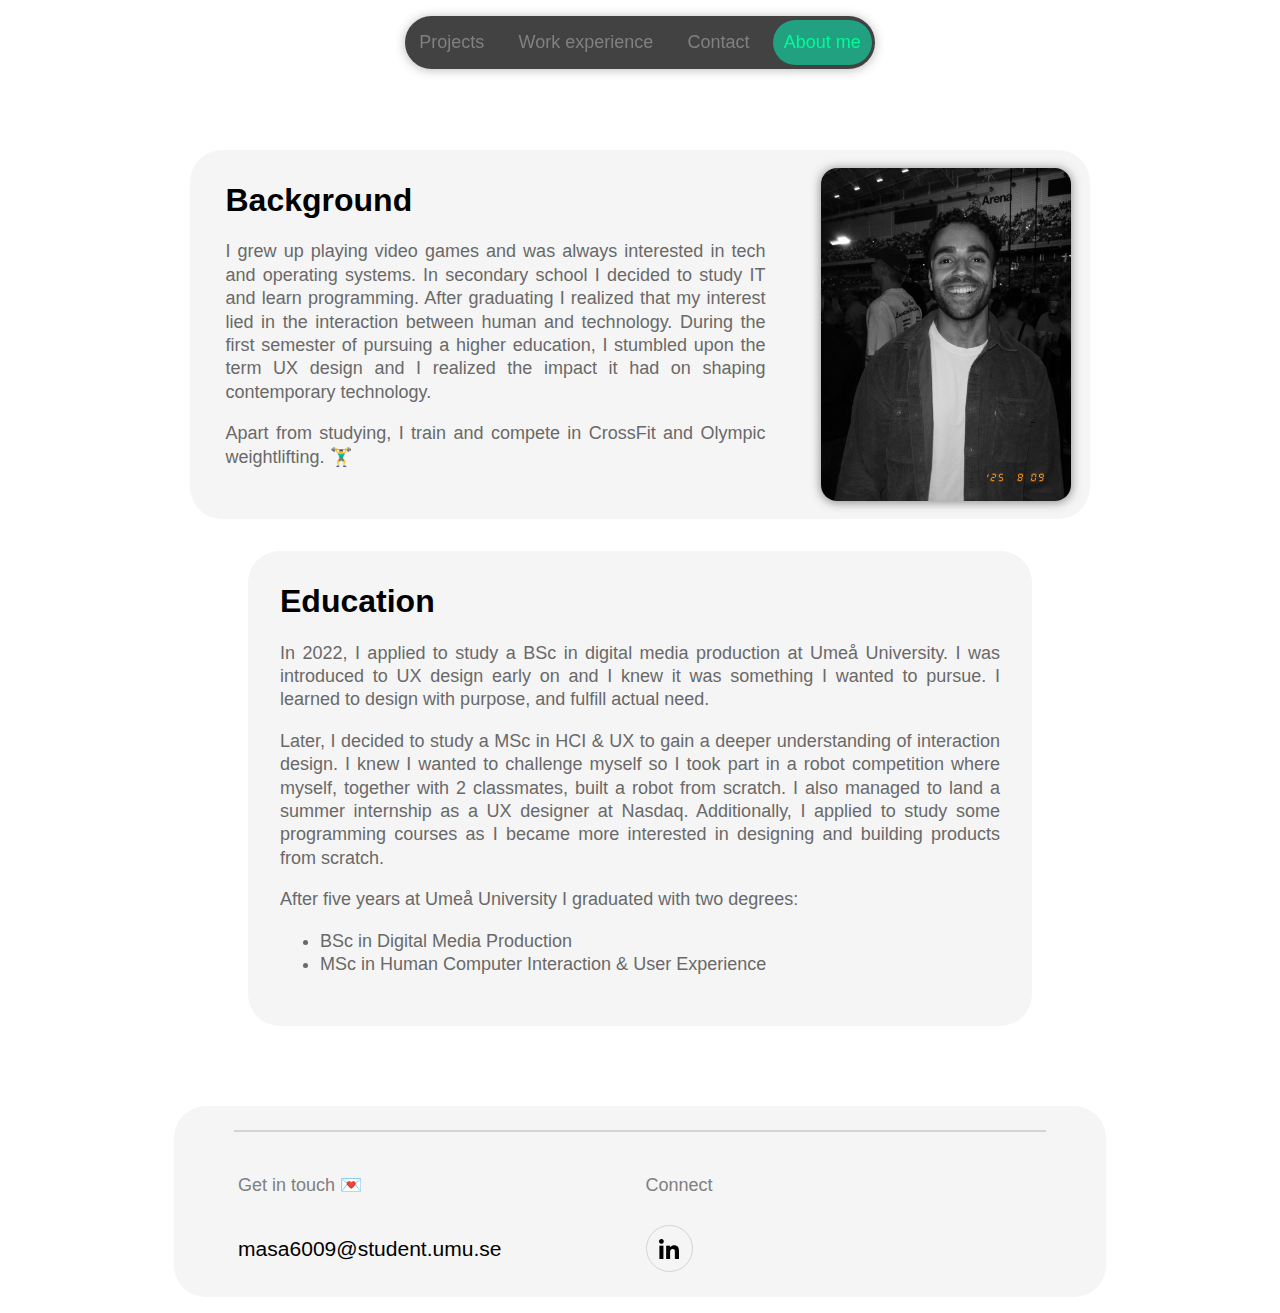
<file: Portfolio/about.html>
<!doctype html>
<html lang="en">
<link rel="stylesheet" href="style.css">
<head>
    <meta charset="UTF-8">
    <meta name="viewport"
          content="width=device-width, user-scalable=no, initial-scale=1.0, maximum-scale=1.0, minimum-scale=1.0">
    <link rel="icon" type="image/favicon" href="/Portfolio/Other/folder.png">
    <link rel="preconnect" href="https://fonts.googleapis.com">
    <link rel="preconnect" href="https://fonts.gstatic.com" crossorigin>
    <link href="https://fonts.googleapis.com/css2?family=Dosis:wght@200..800&family=Fjalla+One&family=Inter:ital,opsz,wght@0,14..32,100..900;1,14..32,100..900&family=JetBrains+Mono:ital,wght@0,100..800;1,100..800&family=Lora:ital,wght@0,400..700;1,400..700&family=Roboto:ital,wght@0,100..900;1,100..900&display=swap"
          rel="stylesheet">
    <title>Mahmoud Saleh</title>
</head>
<body>

<nav>
    <div>
        <a href="index.html">Projects</a>
        <a href="workExperience.html">Work experience</a>
        <a href="contact.html">Contact</a>
        <a class="active" href="about.html">About me</a>
    </div>
</nav>

<main>
    <div class="wide-container">
        <div class="text-container2">
            <h1>Background</h1>
            <p>
                I grew up playing video games and was always interested in tech and operating systems. In secondary
                school
                I decided to study IT and learn programming. After graduating I realized that my interest lied in the
                interaction between human and technology. During the first semester of pursuing a higher education, I
                stumbled upon the term UX design and I realized the impact it had on shaping contemporary technology.
            </p>
            <p>
                Apart from studying, I train and compete in CrossFit and Olympic weightlifting. 🏋️‍♂️
            </p>
        </div>

        <div class="img-container">
            <img src="/Portfolio/Images/DSCF0807.JPG.JPG" alt="Mahmoud Saleh">
        </div>

    </div>

    <div class="narrow-container">
        <h1>Education</h1>
        <p>
            In 2022, I applied to study a BSc in digital media production at Umeå University. I was introduced to UX
            design early on and I
            knew it was something I wanted to pursue. I learned to design with
            purpose, and fulfill actual need.
        </p>
        <p>
            Later, I decided to study a MSc in HCI & UX to gain a deeper understanding of
            interaction design. I knew I wanted to challenge myself so I took part in a robot competition where
            myself, together with 2 classmates, built a robot from scratch.
            I also managed to land a summer internship as a UX designer at Nasdaq. Additionally, I applied to study
            some programming courses as I became more interested in designing and building products from scratch.
        </p>
        <p>
            After five years at Umeå University I graduated with two degrees:
        </p>
        <ul>
            <li>BSc in Digital Media Production</li>
            <li>MSc in Human Computer Interaction & User Experience</li>

        </ul>
    </div>
</main>

<footer>
    <hr>
    <div class="get-in-touch">
        <p>Get in touch 💌</p>
        <a href="mailto:masa6009@student.umu.se "><h3>masa6009@student.umu.se</h3></a>
    </div>
    <div class="connect">
        <p>Connect</p>
        <a href="https://www.linkedin.com/in/mahmoudsaleh97/"><img src="/Portfolio/Other/linkedin.png" alt="LinkedIn icon"></a>
    </div>
</footer>

</body>
</html>
</file>
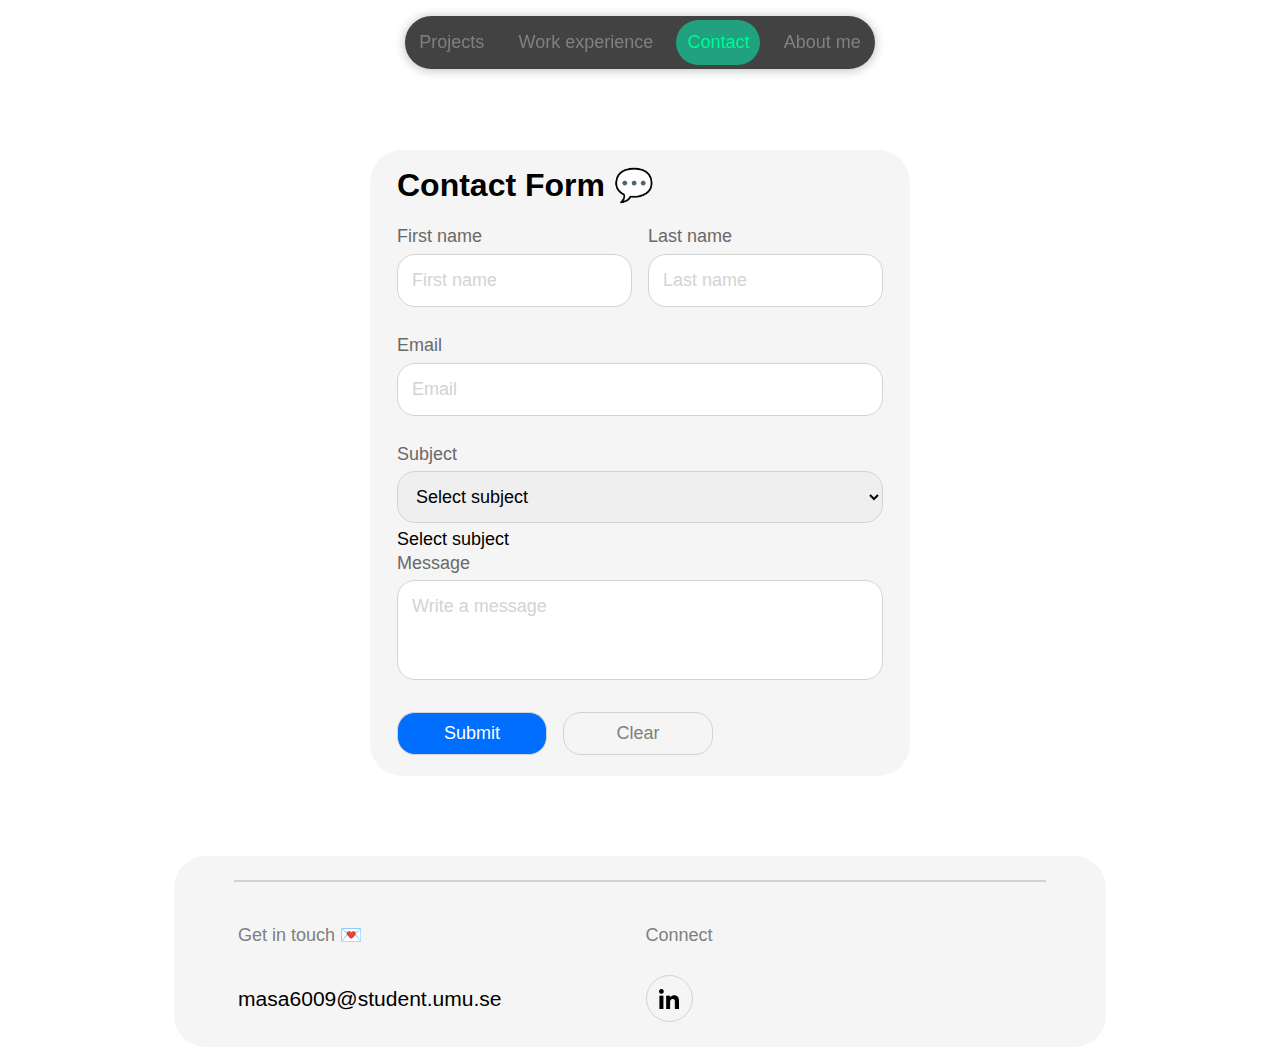
<file: Portfolio/contact.html>
<!doctype html>
<html lang="en">
<head>
    <meta charset="UTF-8">
    <meta name="viewport"
          content="width=device-width, user-scalable=no, initial-scale=1.0, maximum-scale=1.0, minimum-scale=1.0">
    <link rel="icon" type="image/favicon" href="/Portfolio/Other/folder.png">
    <link rel="preconnect" href="https://fonts.googleapis.com">
    <link rel="preconnect" href="https://fonts.gstatic.com" crossorigin>
    <link href="https://fonts.googleapis.com/css2?family=Dosis:wght@200..800&family=Fjalla+One&family=Inter:ital,opsz,wght@0,14..32,100..900;1,14..32,100..900&family=JetBrains+Mono:ital,wght@0,100..800;1,100..800&family=Lora:ital,wght@0,400..700;1,400..700&family=Roboto:ital,wght@0,100..900;1,100..900&display=swap"
          rel="stylesheet">
    <link rel="stylesheet" href="style.css">
    <title>Mahmoud Saleh</title>
    <script src="app.js" defer></script>
</head>
<body>

<!--<nav>-->
<!--    <ul>-->
<!--        <li><a href="index.html">Projects</a></li>-->
<!--        <li><a href="workExperience.html">Work experience</a></li>-->
<!--        <li class="active"><a href="contact.html">Contact</a></li>-->
<!--        <li><a href="about.html">About me</a></li>-->
<!--    </ul>-->
<!--</nav>-->

<nav>
    <div>
        <a href="index.html">Projects</a>
        <a href="workExperience.html">Work experience</a>
        <a class="active" href="contact.html">Contact</a>
        <a href="about.html">About me</a>
    </div>
</nav>

<main>
    <div class="form">
        <form id="contact-form" action="" method="post">
            <h1>Contact Form 💬</h1>
            <div class="names">
                <div class="firstname">
                    <label for="firstname">First name</label>
                    <input type="text" id="firstname" name="firstname" placeholder="First name" maxlength="20" required>
                    <span id="firstnameInvalid">Invalid input</span>
                </div>

                <div class="lastname">
                    <label for="lastname">Last name</label>
                    <input type="text" id="lastname" name="lastname" placeholder="Last name" maxlength="20" required>
                    <span id="lastnameInvalid">Invalid input</span>
                </div>
            </div>
            <label for="email">Email</label>
            <input id="email" type="email" name="email" placeholder="Email" required>
            <span id="emailInvalid">Invalid input</span>
<!--            <label for="phone">Phone number</label>-->
<!--            <input id="phone" type="tel" name="phone">-->
<!--            <span class="invalid">Invalid input</span>-->
            <label for="subject">Subject</label>
            <select id="subject" name="Subject" required>
                <option value="select subject" disabled hidden selected>
                    Select subject
                </option>
                <option value="general inquiry">
                    General Inquiry
                </option>
                <option value="Work">
                    Work
                </option>
                <option value="Other">
                    Other
                </option>
            </select>
            <span class="invalid">Select subject</span>
            <label for="message">Message</label>
            <textarea id="message" name="message" placeholder="Write a message" maxlength="100" required></textarea>
            <span id="messageCounter">Counter <span id="counter">X</span>/20</span>
            <div id="buttons">
                <input id="submit" type="submit" value="Submit">
                <input id="clear" type="button" value="Clear">
            </div>
        </form>
    </div>
</main>

<footer>
    <hr>
    <div class="get-in-touch">
        <p>Get in touch 💌</p>
        <a href="mailto:masa6009@student.umu.se"><h3>masa6009@student.umu.se</h3></a>
    </div>
    <div class="connect">
        <p>Connect</p>
        <a href="https://www.linkedin.com/in/mahmoudsaleh97/"><img src="/Portfolio/Other/linkedin.png"
                                                                   alt="LinkedIn icon"></a>
    </div>
</footer>

</body>
</html>
</file>
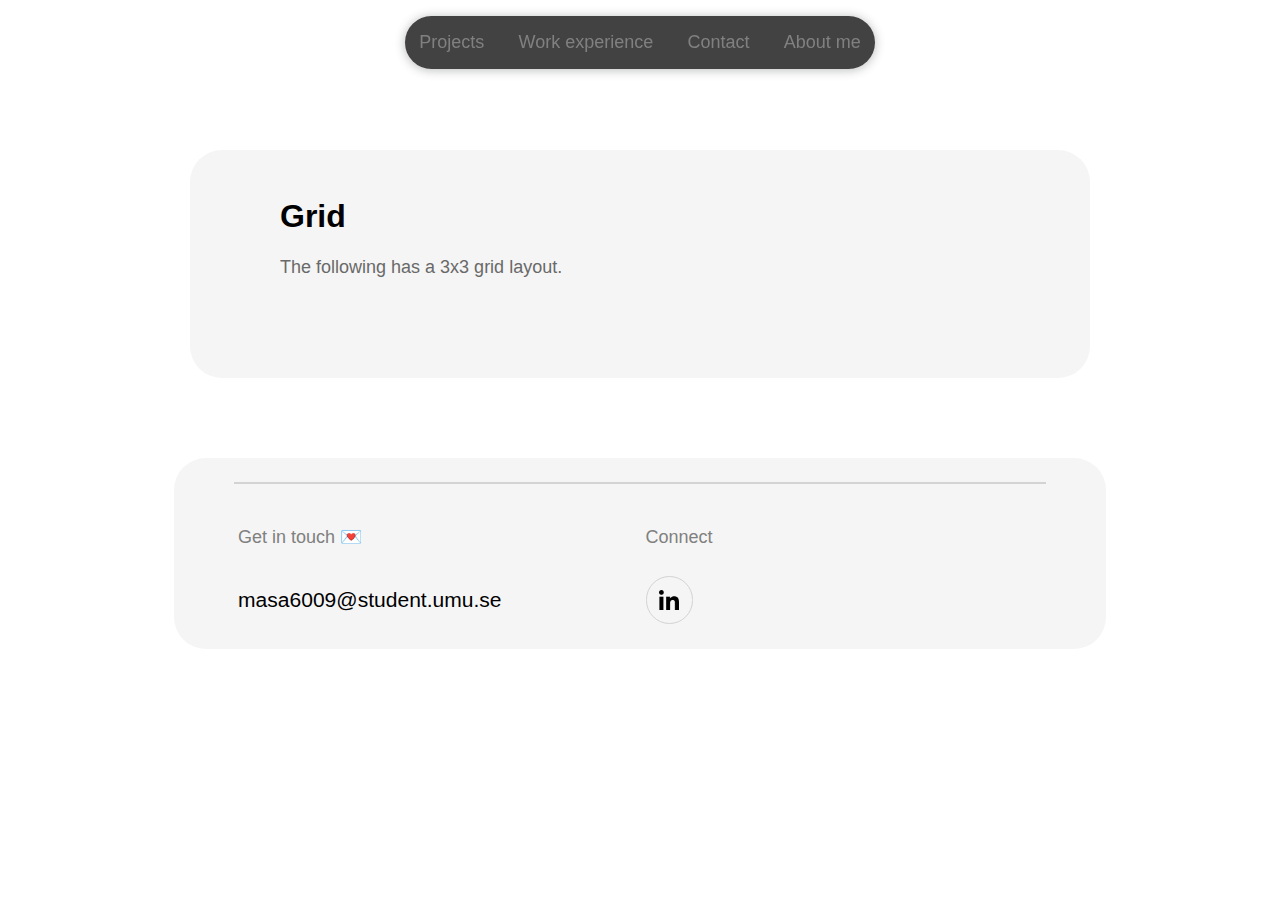
<file: Portfolio/grid.html>
<!doctype html>
<html lang="en">
<!--Language-->
<link rel="stylesheet" href="style.css">
<!--Link to styling sheet-->
<head>
    <meta charset="UTF-8">
    <meta name="viewport"
          content="width=device-width, user-scalable=no, initial-scale=1.0, maximum-scale=1.0, minimum-scale=1.0">
    <!--broiler code-->
    <link rel="icon" type="image/favicon" href="Other/folder.png">
    <!--This changes the icon one can see in the tab of the browser-->
    <link rel="preconnect" href="https://fonts.googleapis.com">
    <link rel="preconnect" href="https://fonts.gstatic.com" crossorigin>
    <link href="https://fonts.googleapis.com/css2?family=Dosis:wght@200..800&family=Fjalla+One&family=Inter:ital,opsz,wght@0,14..32,100..900;1,14..32,100..900&family=JetBrains+Mono:ital,wght@0,100..800;1,100..800&family=Lora:ital,wght@0,400..700;1,400..700&family=Roboto:ital,wght@0,100..900;1,100..900&display=swap"
          rel="stylesheet">
    <!--Links to a bunch of fonts that I intend on using-->
    <title>Mahmoud Saleh</title>
</head>
<body>

<!--Navigation bar, decided to place it outside of main as some people seem to place it outside of main and some inside, and since I put outside I decided to roll with it-->
<!--<nav>-->
<!--    <ul>-->
<!--&lt;!&ndash;I added a class called active which are attributes for the active link in each page&ndash;&gt;-->
<!--        <li class="active"><a href="index.html">Projects</a></li>-->
<!--        <li><a href="workExperience.html">Work experience</a></li>-->
<!--        <li><a href="contact.html">Contact</a></li>-->
<!--        <li><a href="about.html">About me</a></li>-->
<!--    </ul>-->
<!--</nav>-->
<nav>
    <div>
        <a href="index.html">Projects</a>
        <a href="workExperience.html">Work experience</a>
        <a href="contact.html">Contact</a>
        <a href="about.html">About me</a>
    </div>
</nav>

<main>
    <div class="mainGridContainer">
        <div class="gridTextContainer">
            <h1>Grid</h1>
            <p>
                The following has a 3x3 grid layout.
            </p>
        </div>
        <div class="galleryContainer">
            <div class="item"></div>
            <div class="item"></div>
            <div class="item"></div>
            <div class="item"></div>
            <div class="item"></div>
            <div class="item"></div>
            <div class="item"></div>
            <div class="item"></div>
            <div class="item"></div>
        </div>
    </div>
</main>

<footer>
    <hr>
    <div class="get-in-touch">
        <p>Get in touch 💌</p>
        <a href="mailto:masa6009@student.umu.se "><h3>masa6009@student.umu.se</h3></a>
    </div>
    <div class="connect">
        <p>Connect</p>
        <a href="https://www.linkedin.com/in/mahmoudsaleh97/"><img src="/Portfolio/Other/linkedin.png"
                                                                   alt="LinkedIn icon"></a>
    </div>
</footer>

</body>
</html>
</file>
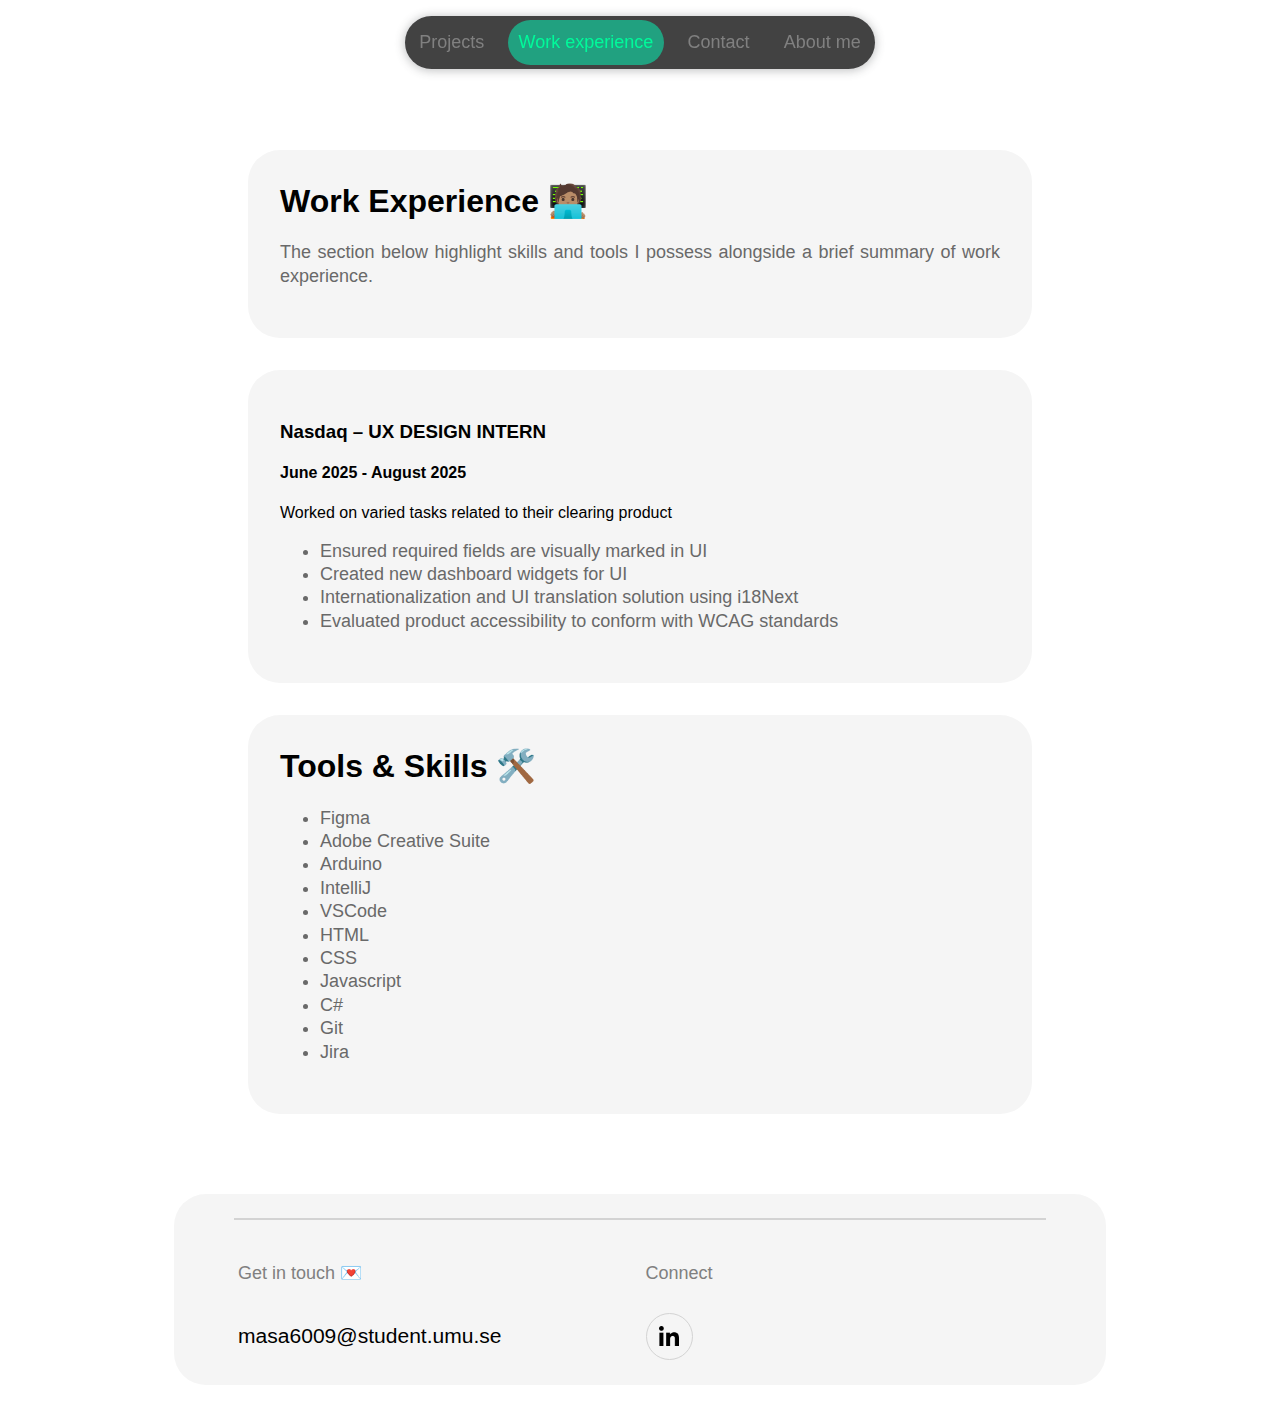
<file: Portfolio/workExperience.html>
<!doctype html>
<html lang="en">
<link rel="stylesheet" href="style.css">
<head>
    <meta charset="UTF-8">
    <meta name="viewport"
          content="width=device-width, user-scalable=no, initial-scale=1.0, maximum-scale=1.0, minimum-scale=1.0">
    <link rel="icon" type="image/favicon" href="/Portfolio/Other/folder.png">
    <link rel="preconnect" href="https://fonts.googleapis.com">
    <link rel="preconnect" href="https://fonts.gstatic.com" crossorigin>
    <link href="https://fonts.googleapis.com/css2?family=Dosis:wght@200..800&family=Fjalla+One&family=Inter:ital,opsz,wght@0,14..32,100..900;1,14..32,100..900&family=JetBrains+Mono:ital,wght@0,100..800;1,100..800&family=Lora:ital,wght@0,400..700;1,400..700&family=Roboto:ital,wght@0,100..900;1,100..900&display=swap"
          rel="stylesheet">
    <title>Mahmoud Saleh</title>
</head>
<body>

<!--<nav>-->
<!--    <ul>-->
<!--        <li><a href="index.html">Projects</a></li>-->
<!--        <li class="active"><a href="workExperience.html">Work experience</a></li>-->
<!--        <li><a href="contact.html">Contact</a></li>-->
<!--        <li><a href="about.html">About me</a></li>-->
<!--    </ul>-->
<!--</nav>-->

<nav>
    <div>
        <a href="index.html">Projects</a>
        <a class="active" href="workExperience.html">Work experience</a>
        <a href="contact.html">Contact</a>
        <a href="about.html">About me</a>
    </div>
</nav>

<main>
    <div class="wide-container2">
        <div class="text-container">
            <h1>Work Experience 🧑🏽‍💻</h1>
            <p>
                The section below highlight skills and tools I possess alongside a brief summary of work experience.
            </p>

            <!--                <div class="img-container" id="nasdaq">-->
            <!--                    <img src="/Images/National_Intern_Day_072925_00296.jpg" alt="Nasdaq Internship">-->
            <!--                </div>-->
        </div>
    </div>

    <div class="narrow-container-2">
        <h3>Nasdaq – UX DESIGN INTERN</h3>
        <h4>June 2025 - August 2025</h4>
        <strong></strong>
        Worked on varied tasks related to their clearing product
        <ul>
            <li>Ensured required fields are visually marked in UI</li>
            <li>Created new dashboard widgets for UI</li>
            <li>Internationalization and UI translation solution using i18Next</li>
            <li>Evaluated product accessibility to conform with WCAG standards</li>
        </ul>
    </div>

    <div class="narrow-container-2">
        <h1>Tools & Skills 🛠️</h1>
        <ul>
            <li>Figma</li>
            <li>Adobe Creative Suite</li>
            <li>Arduino</li>
            <li>IntelliJ</li>
            <li>VSCode</li>
            <li>HTML</li>
            <li>CSS</li>
            <li>Javascript</li>
            <li>C#</li>
            <li>Git</li>
            <li>Jira</li>
        </ul>
    </div>
</main>

<footer>
    <hr>
    <div class="get-in-touch">
        <p>Get in touch 💌</p>
        <a href="mailto:masa6009@student.umu.se"><h3>masa6009@student.umu.se</h3></a>
    </div>
    <div class="connect">
        <p>Connect</p>
        <a href="https://www.linkedin.com/in/mahmoudsaleh97/"><img src="/Portfolio/Other/linkedin.png"
                                                                   alt="LinkedIn icon"></a>
    </div>
</footer>

</body>
</html>
</file>
<file: Portfolio/style.css>
/*affects the whole page*/
html {
    scroll-behavior: smooth;
}

/*affect all the elements*/

* {
    text-align: justify;
}

body {
    margin: auto 1em;
    font-family: "Helvetica Neue", sans-serif;
}

p, ul, a, label, input, textarea, select, span {
    font-size: large;
    line-height: 1.3em;
}

p, ul, a, label, input, textarea {
    color: dimgray;
}

/*applies to nav*/
h1 {
    color: black;
}

nav {
    display: flex;
    align-items: center;
    justify-content: center;
    list-style: none;
    z-index: 1;
    width: 100%;
    position: fixed;
    top: 1em;
    left: 0;
    padding: 0;
    margin: auto;
}

nav div {
    margin: auto;
    display: flex;
    justify-content: center;
    background-color: #424242;
    --gap: 5px;
    --radius: 30px;
    gap: 5px;
    border-radius: var(--radius);
    box-shadow: rgba(60, 64, 67, 0.3) 0 1px 10px 1px;
}

nav a {
    margin: 0.2em;
    text-align: center;
    display: block;
    padding: 10px;
    text-decoration: none;
    border: dashed 1px transparent;
    border-radius: calc(var(--radius) - var(--gap));
    white-space: nowrap;
    transition: 0.2s;
}

nav a:hover {
    border: dashed 1px white;
}

nav a.active {
    background-color: rgba(0, 255, 190, 0.5);
    color: mediumspringgreen;
    border: dashed 1px transparent;
    pointer-events: none;
    /*    background-color: rgba(0, 122, 156, 0.5);*/
    /*    color: #03d3fc;*/
}

nav a:not(.active) {
    color: grey;
}

/*a:visited has to do with the color of visited links, usually purple*/

a:visited {
    color: inherit;
}

.active a:hover {
    border: dashed transparent;
}

main {
    margin: 150px auto 0;
    max-width: 900px;
}

.narrow-container, .narrow-container-2 {
    width: 80%;
    margin: 2em auto;
    border-radius: 2em;
    background-color: whitesmoke;
    padding: 2em;
}

.wide-container, .wide-container2 {
    width: 100%;
    margin: 2em auto;
    display: flex;
    justify-content: center;
    flex-wrap: wrap-reverse;
    border-radius: 2em;
    background-color: whitesmoke;
}

.wide-container2 {
    width: 80%;
    padding: 2em;
}

.text-container, .text-container2 {
    margin: auto;
}

.text-container2 {
    width: 60%;
    padding: 2em;
}

.mainGridContainer {
    width: 100%;
    margin: 2em auto;
    border-radius: 2em;
    background-color: whitesmoke;
    padding: 2em 0;
}

.gridTextContainer {
    padding: 1em;
    width: 80%;
    margin: auto;
}

.galleryContainer {
    display: grid;
    /*fr means fraction of available unit and it means */
    grid-template-columns: repeat(3, 1fr);
    grid-gap: 0.5em;
    align-items: start;
    padding: 0.5em;
}

.item {
    width: 100%;
    border-radius: 10px;
}

.item img {
    display: block;
    width: 100%;
    border-radius: 10px;
    transition: ease-in-out 0.3s;
    border: solid 2px transparent;
    filter: brightness(0.5);
    position: relative;
}

.item img:hover {
    transform: scale(1.05);
    border: solid 2px white;
    filter: brightness(1);
    /*99 is a safety margin to ensure the image is brought to the very front on hover*/
    z-index: 99;
}

h1 {
    font-size: 2rem;
    margin-top: 0;
}

.img-container {
    width: 250px;
    margin: auto;
    overflow: hidden;
    padding: 1em;
}

.img-container img {
    display: block;
    width: 100%;
    border-radius: 1em;
    box-shadow: 0 1px 10px 1px rgba(50, 50, 50, 0.5);
}

.project-container {
    width: 100%;
    margin: 2em auto;
    display: flex;
    justify-content: center;
    flex-wrap: wrap;
    border-radius: 2em;
    background-color: whitesmoke;
    padding: 2em 0;
    transition: ease-in-out 0.2s;
}

.project-container2 {
    width: 100%;
    margin: 2em auto;
    display: flex;
    justify-content: center;
    border-radius: 2em;
    flex-wrap: wrap-reverse;
    background-color: whitesmoke;
    padding: 2em 0;
    transition: ease-in-out 0.2s;
}

.project-container:hover, .project-container2:hover {
    box-shadow: 0 1px 10px 5px rgba(100, 100, 100, 0.3);
    cursor: pointer;
}

.project-text-container {
    width: 40%;
    margin: auto;
    padding: 1em;
}

.project-thumbnail {
    width: 400px;
    margin: auto;
    overflow: hidden;
    border-radius: 20px;
    transition: ease-out 0.2s;
    box-shadow: 0 1px 10px 1px rgba(100, 100, 100, 0.5);
}

.project-thumbnail img {
    display: block;
    width: 100%;
    transition: 0.5s;
    overflow: hidden;
}

/*.project-thumbnail img:hover {*/
/*    transform: scale(1.1);*/
/*}*/

/*.project-thumbnail:hover {*/
/*    box-shadow: 0 1px 10px 5px rgba(100, 100, 100, 0.6);*/
/*}*/

/*Line*/
hr {
    width: 90%;
    border: 1px solid lightgrey;
}

a {
    text-decoration: none;
}

footer {
    display: flex;
    flex-wrap: wrap;
    margin: 5em auto 1em;
    padding: 1em;
    background-color: whitesmoke;
    border-radius: 2em;
    gap: 1em 3em;
    max-width: 900px;
}

footer p {
    color: grey;
}

footer div {
    margin: 0 3em;
}

.get-in-touch {
    display: flex;
    flex-direction: column;
}

.connect {
    display: flex;
    flex-direction: column;
    text-decoration: none;
}

.connect a {
    width: fit-content;
    margin: auto 0;
    padding: 0.7em;
    border-radius: 50px;
    border: 1px solid lightgrey;
    transition: ease-out 0.2s;
}

footer h3 {
    font-weight: unset;
}

footer a {
    color: black;
    text-decoration: none;
}

footer img {
    width: 20px;
    display: block;
}

.connect a:hover {
    transform: scale(1.1);
}

.form {
    width: 60%;
    padding: 1em 0;
    margin: 2em auto;
    background-color: whitesmoke;
    border-radius: 2em;
}

form {
    width: 90%;
    margin: auto;
    display: flex;
    flex-direction: column;
    justify-content: start;
}

.names span {
    padding: 0 0 1em 0;
    display: block;
}

#thanks {
    margin: auto;
    display: none;
}

#thanks p {
    text-align: center;
}

#firstnameInvalid, #lastnameInvalid, #emailInvalid, #messageCounter, #counter, #subjectErrorMsg {
    font-size: small;
    opacity: 0;
    color: red;
    padding: 0 0 5px 0;
    transition: ease-in-out 0.3s;
}

input, textarea, select {
    display: block;
    box-sizing: border-box;
    width: 100%;
    margin: 5px 0;
    padding: 14px;
    resize: none;
    border-radius: 1em;
    border: 1px solid lightgrey;
    transition: ease-in-out 0.3s;
}

select {
    border-radius: 1em;
    border: 1px solid lightgrey;
}

select:hover {
    cursor: pointer;
    background-color: whitesmoke;
}

textarea {
    height: 100px;
    font-family: "Helvetica Neue", sans-serif;
}

#buttons {
    display: flex;
    gap: 1em;
    margin: auto 0;
}

label {
    width: fit-content;
}

/*Choose what type of input to style*/
input[type=submit], input[type=button] {
    width: 150px;
    padding: 0.5em 0;
    text-align: center;
    border-radius: 1em;
    background-color: whitesmoke;
    transition: ease-in-out 0.2s;
    cursor: pointer;
}

.names {
    display: flex;
    gap: 1em;
}

.firstname, .lastname {
    width: 100%;
}

#submit {
    background-color: rgb(0, 110, 255);
    color: white;
}

#submit:hover {
    background-color: rgb(0, 130, 255);;
}

#clear {
    color: gray;
}

#clear:hover {
    color: black;
}

input, textarea {
    color: black;
}

textarea::placeholder, input::placeholder {
    color: lightgrey;
}

input[type=submit]:hover {
    cursor: pointer;
    background-color: white;
}

/*Change behavior and layout based on display width*/

@media (max-width: 745px) {

    .narrow-container {
        width: 90%;
    }

    .text-container, .text-container2, .project-text-container {
        width: 90%;
    }

    footer {
        justify-content: space-evenly;
    }

    footer p {
        display: none;
    }

    footer img:hover {
        transform: none;
    }

    input[type=submit]:hover {
        background-color: revert;
    }

    .narrow-container {
        padding: 1em;
    }

    .form {
        width: 75%;
    }

    .galleryContainer {
        grid-template-columns: repeat(2, 1fr);
    }

    .item:last-child {
        /*This stretches the last cell to cover the whole row*/
        grid-column: 1/-1;
        margin: auto;
        width: 50%;
    }
}

@media (max-width: 480px) {

    nav {
        position: static;
        padding: 1em;
        width: auto;
    }

    nav div {
        flex-direction: column;
        width: 80%;
        max-width: none;
        padding: 0.5em;
    }

    nav a {
        white-space: wrap;
    }

    main {
        margin-top: 0;
    }

    .form {
        width: 90%;
        padding: 1em;
    }

    #submit-buttons {
        justify-content: center;
        width: 100%;
    }

    .galleryContainer {
        grid-template-columns: repeat(1, 1fr);

        .item:last-child {
            margin: auto;
            width: 100%;
        }

    }

    @media (max-width: 435px) {

        nav {
            position: static;
            padding: 1em;
            width: auto;
        }

        footer {
            justify-content: center;
        }

        footer p {
            display: none;
        }
    }
}
</file>
